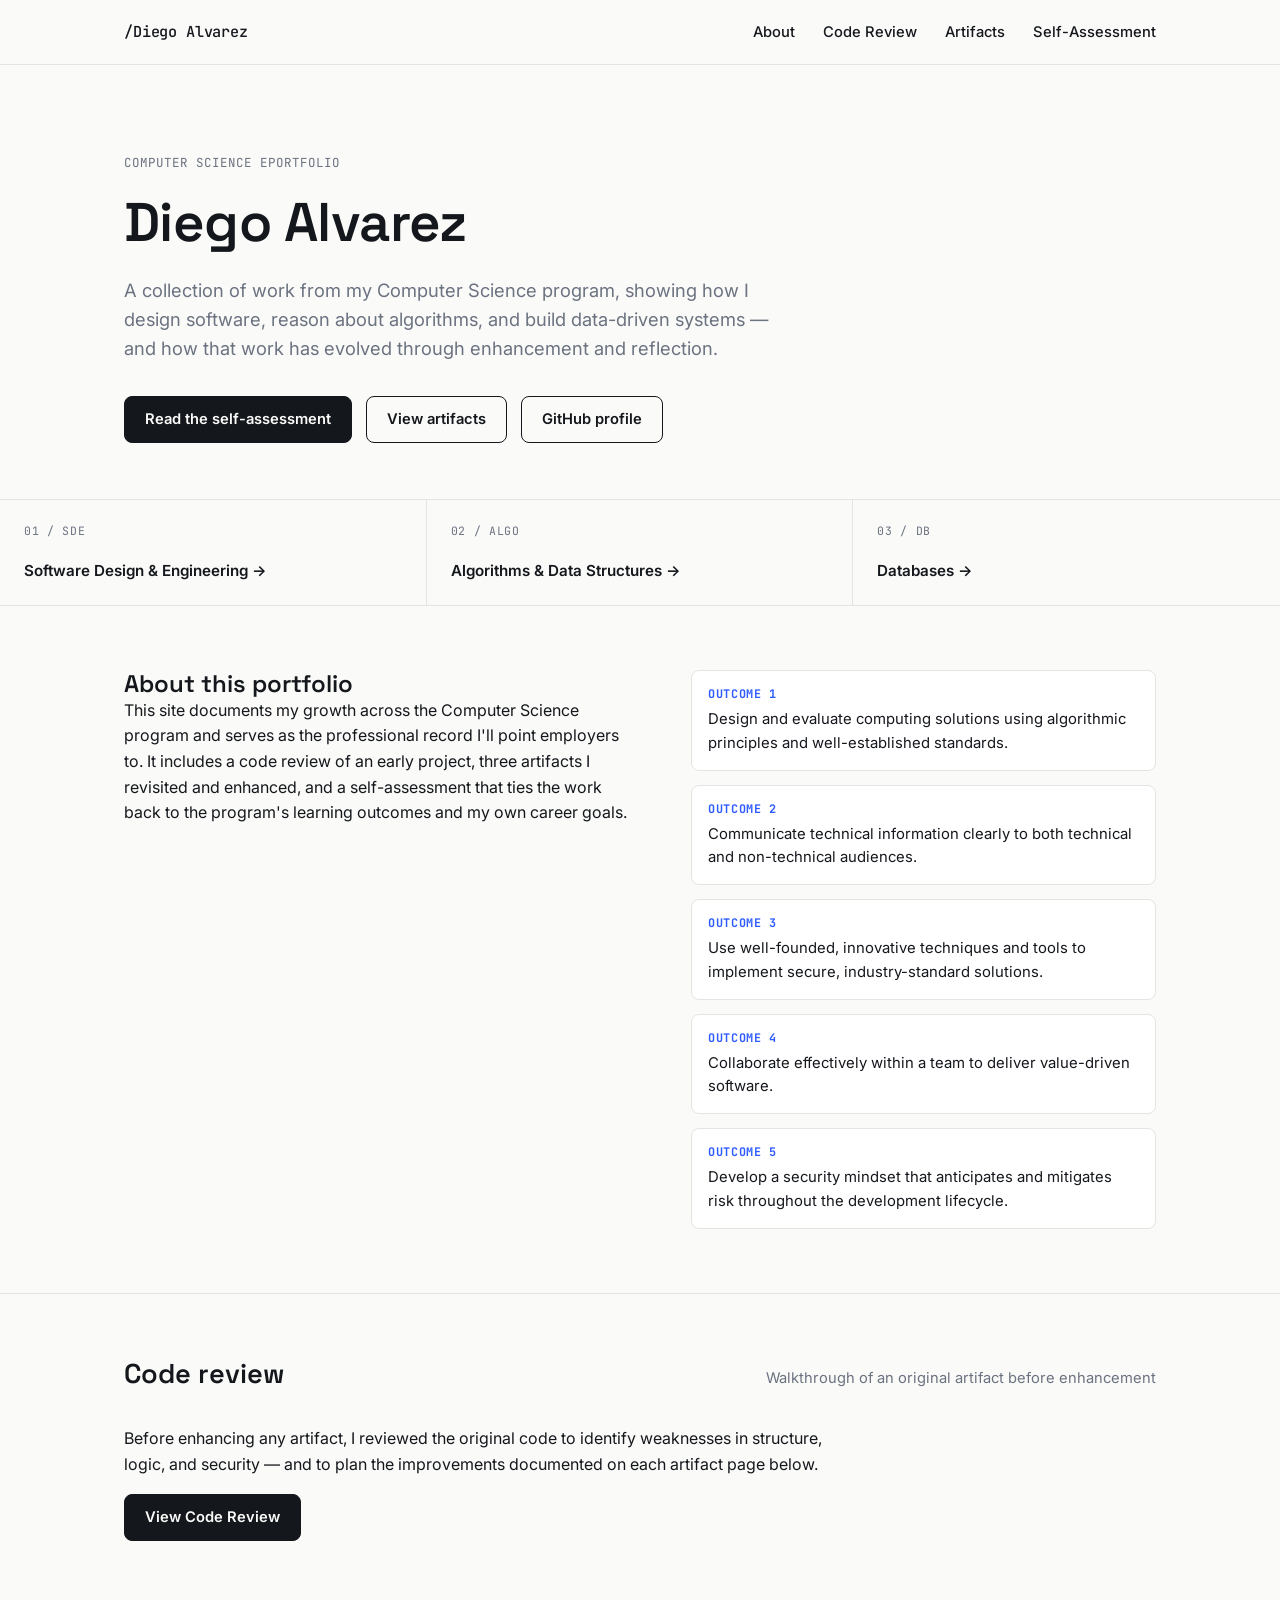
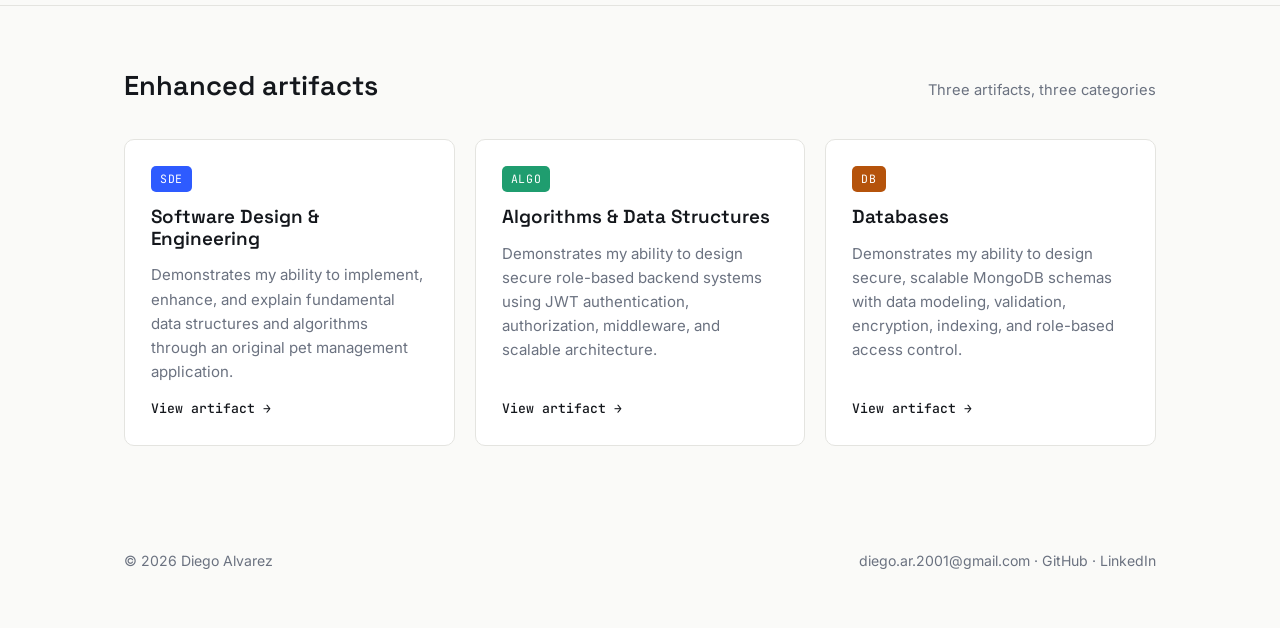
<file: index.html>
<!DOCTYPE html>
<html lang="en">
<head>
<meta charset="UTF-8" />
<meta name="viewport" content="width=device-width, initial-scale=1.0" />
<title>Diego Alvarez — Computer Science ePortfolio</title>
<meta name="description" content="Computer Science capstone ePortfolio showcasing software design, algorithms, and database work." />
<link rel="preconnect" href="https://fonts.googleapis.com">
<link rel="preconnect" href="https://fonts.gstatic.com" crossorigin>
<link href="https://fonts.googleapis.com/css2?family=Space+Grotesk:wght@500;600;700&family=Inter:wght@400;500;600&family=JetBrains+Mono:wght@500&display=swap" rel="stylesheet">
<link rel="stylesheet" href="assets/style.css" />
</head>
<body>

<nav class="site-nav">
  <div class="wrap">
    <a class="brand" href="index.html">/Diego Alvarez</a>
    <button class="nav-toggle" aria-label="Toggle menu" aria-expanded="false" id="navToggle"><span></span></button>
    <ul class="nav-links" id="navLinks">
      <li><a href="#about">About</a></li>
      <li><a href="#code-review">Code Review</a></li>
      <li><a href="#artifacts">Artifacts</a></li>
      <li><a href="self-assessment.html">Self-Assessment</a></li>
    </ul>
  </div>
</nav>

<header class="hero">
  <div class="wrap">
    <span class="eyebrow">Computer Science ePortfolio</span>
    <h1>Diego Alvarez</h1>
    <p class="lede">
      A collection of work from my Computer Science program, showing how I design software,
      reason about algorithms, and build data-driven systems — and how that work has evolved
      through enhancement and reflection.
    </p>
    <div class="hero-links">
      <a class="btn btn-primary" href="self-assessment.html">Read the self-assessment</a>
      <a class="btn" href="#artifacts">View artifacts</a>
      <a class="btn" href="https://github.com/your-username" target="_blank" rel="noopener">GitHub profile</a>
    </div>
  </div>
</header>

<div class="wayfind">
  <a href="artifact-sde.html">
    <span class="eyebrow tag">01 / SDE</span>
    <span class="label">Software Design &amp; Engineering →</span>
  </a>
  <a href="artifact-algo.html">
    <span class="eyebrow tag">02 / ALGO</span>
    <span class="label">Algorithms &amp; Data Structures →</span>
  </a>
  <a href="artifact-db.html">
    <span class="eyebrow tag">03 / DB</span>
    <span class="label">Databases →</span>
  </a>
</div>

<section class="section" id="about">
  <div class="wrap two-col">
    <div>
      <h2>About this portfolio</h2>
      <p>
        This site documents my growth across the Computer Science program and serves as the
        professional record I'll point employers to. It includes a code review of an early
        project, three artifacts I revisited and enhanced, and a self-assessment that ties
        the work back to the program's learning outcomes and my own career goals.
      </p>
    </div>
    <ul class="outcomes">
      <li><strong>Outcome 1</strong>Design and evaluate computing solutions using algorithmic principles and well-established standards.</li>
      <li><strong>Outcome 2</strong>Communicate technical information clearly to both technical and non-technical audiences.</li>
      <li><strong>Outcome 3</strong>Use well-founded, innovative techniques and tools to implement secure, industry-standard solutions.</li>
      <li><strong>Outcome 4</strong>Collaborate effectively within a team to deliver value-driven software.</li>
      <li><strong>Outcome 5</strong>Develop a security mindset that anticipates and mitigates risk throughout the development lifecycle.</li>
    </ul>
  </div>
</section>

<section class="section" id="code-review">
  <div class="wrap">
    <div class="section-head">
      <h2>Code review</h2>
      <span class="section-note">Walkthrough of an original artifact before enhancement</span>
    </div>
    <p class="content-block">
      Before enhancing any artifact, I reviewed the original code to identify weaknesses in
      structure, logic, and security — and to plan the improvements documented on each
      artifact page below.
    </p>
    <a class="btn btn-primary" href="https://youtu.be/nXZFAVhqbfI" target="_blank" rel="noopener">View Code Review</a>
  </div>
</section>

<section class="section" id="artifacts">
  <div class="wrap">
    <div class="section-head">
      <h2>Enhanced artifacts</h2>
      <span class="section-note">Three artifacts, three categories</span>
    </div>
    <div class="artifact-grid">

      <a class="card" href="artifact-sde.html">
        <span class="corner-tab sde">SDE</span>
        <h3>Software Design &amp; Engineering</h3>
        <p>Demonstrates my ability to implement, enhance, and explain fundamental data structures and algorithms through an original pet management application.</p>
        <span class="card-cta">View artifact →</span>
      </a>

      <a class="card" href="artifact-algo.html">
        <span class="corner-tab algo">ALGO</span>
        <h3>Algorithms &amp; Data Structures</h3>
        <p>Demonstrates my ability to design secure role-based backend systems using JWT authentication, authorization, middleware, and scalable architecture.</p>
        <span class="card-cta">View artifact →</span>
      </a>

      <a class="card" href="artifact-db.html">
        <span class="corner-tab db">DB</span>
        <h3>Databases</h3>
        <p>Demonstrates my ability to design secure, scalable MongoDB schemas with data modeling, validation, encryption, indexing, and role-based access control.</p>
        <span class="card-cta">View artifact →</span>
      </a>

    </div>
  </div>
</section>

<footer class="site-footer">
  <div class="wrap">
    <span>© <span id="year"></span> Diego Alvarez</span>
    <span><a href="mailto:you@example.com">diego.ar.2001@gmail.com</a> · <a href="https://github.com/diego-alvarez2" target="_blank" rel="noopener">GitHub</a> · <a href="https://www.linkedin.com/in/your-handle" target="_blank" rel="noopener">LinkedIn</a></span>
  </div>
</footer>

<script>
  document.getElementById('year').textContent = new Date().getFullYear();
  const toggle = document.getElementById('navToggle');
  const links = document.getElementById('navLinks');
  toggle.addEventListener('click', () => {
    const open = links.classList.toggle('open');
    toggle.setAttribute('aria-expanded', open);
  });
</script>

</body>
</html>
</file>
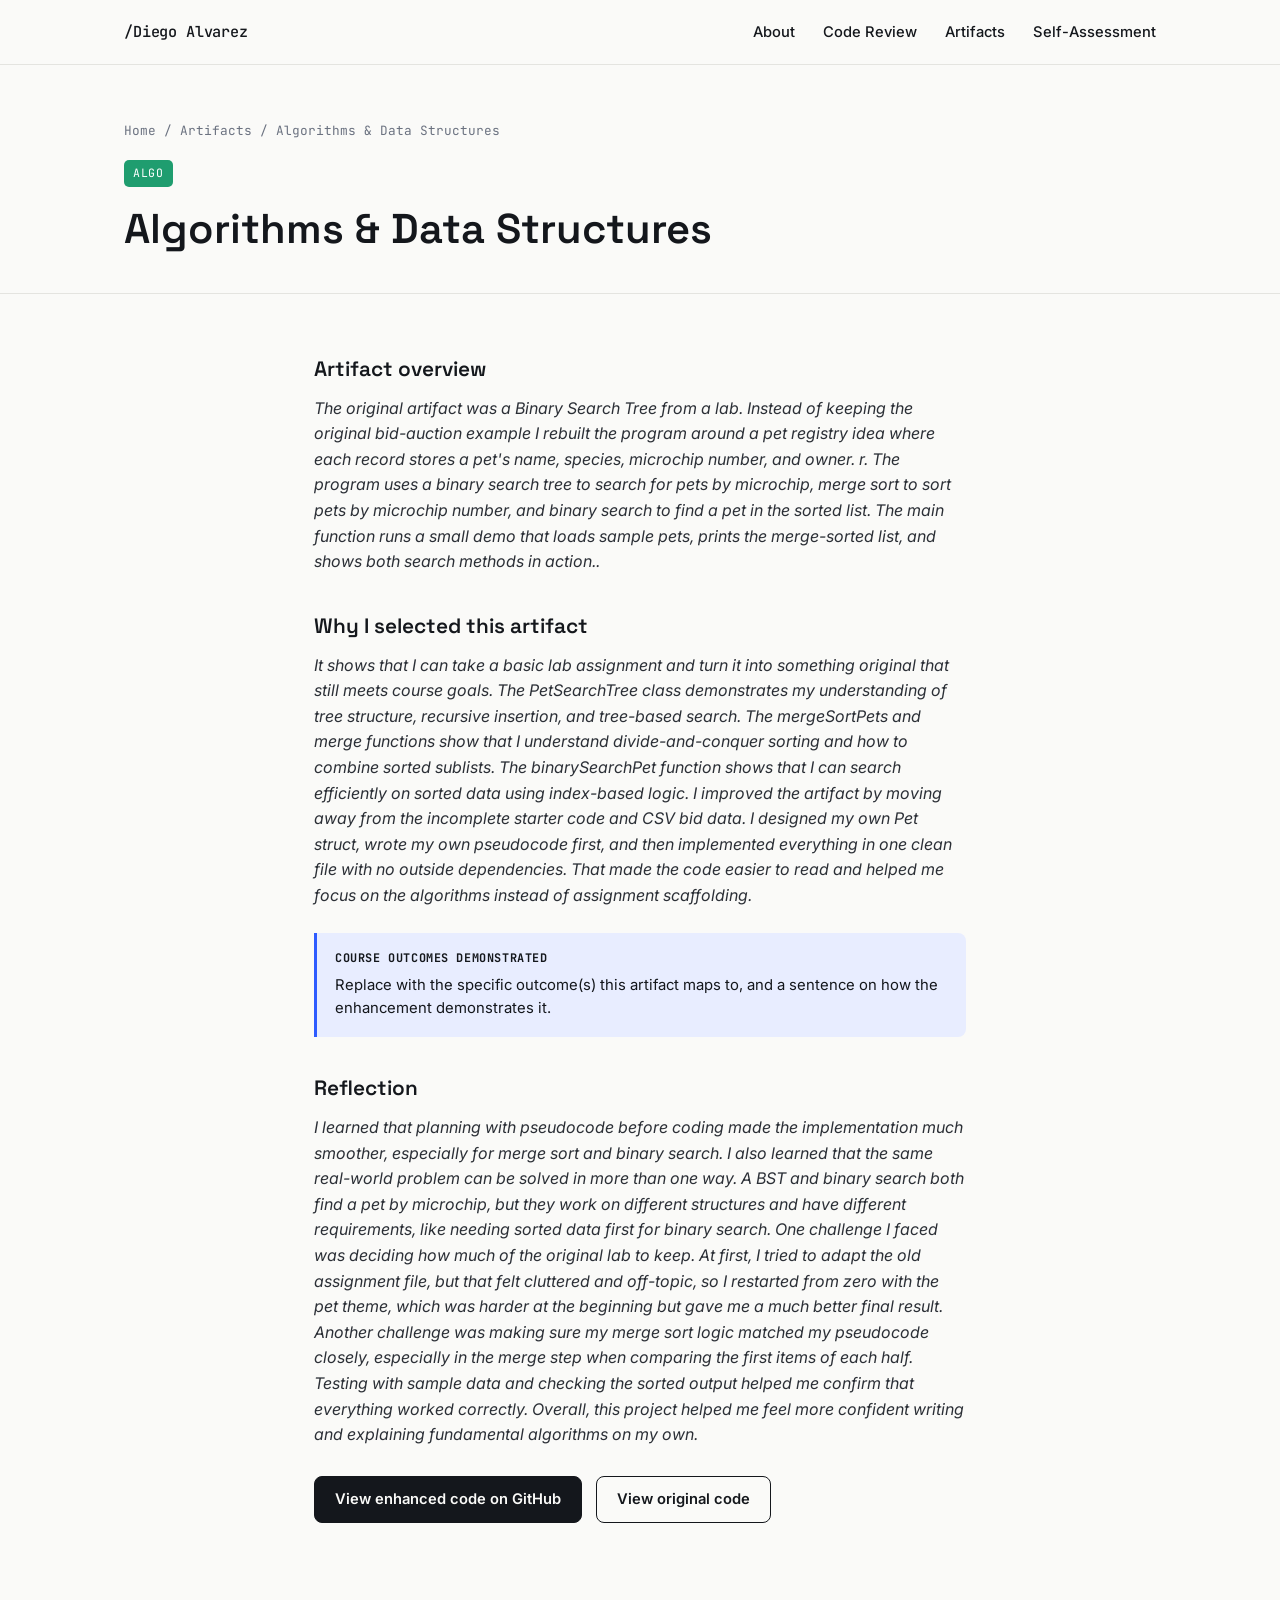
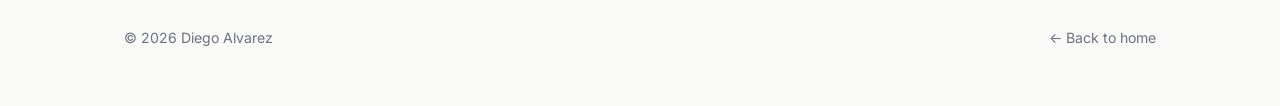
<file: artifact-algo.html>
<!DOCTYPE html>
<html lang="en">
<head>
<meta charset="UTF-8" />
<meta name="viewport" content="width=device-width, initial-scale=1.0" />
<title>Algorithms &amp; Data Structures — Diego Alvarez</title>
<link rel="preconnect" href="https://fonts.googleapis.com">
<link rel="preconnect" href="https://fonts.gstatic.com" crossorigin>
<link href="https://fonts.googleapis.com/css2?family=Space+Grotesk:wght@500;600;700&family=Inter:wght@400;500;600&family=JetBrains+Mono:wght@500&display=swap" rel="stylesheet">
<link rel="stylesheet" href="assets/style.css" />
</head>
<body>

<nav class="site-nav">
  <div class="wrap">
    <a class="brand" href="index.html">/Diego Alvarez</a>
    <button class="nav-toggle" aria-label="Toggle menu" aria-expanded="false" id="navToggle"><span></span></button>
    <ul class="nav-links" id="navLinks">
      <li><a href="index.html#about">About</a></li>
      <li><a href="index.html#code-review">Code Review</a></li>
      <li><a href="index.html#artifacts">Artifacts</a></li>
      <li><a href="self-assessment.html">Self-Assessment</a></li>
    </ul>
  </div>
</nav>

<header class="page-header">
  <div class="wrap">
    <div class="breadcrumb"><a href="index.html">Home</a> / Artifacts / Algorithms &amp; Data Structures</div>
    <span class="corner-tab algo">ALGO</span>
    <h1>Algorithms &amp; Data Structures</h1>
  </div>
</header>

<section class="section">
  <div class="wrap content-block">

    <h2>Artifact overview</h2>
    <p>
      <em>The original artifact was a Binary Search Tree from a lab. Instead of keeping the original bid-auction example
        I rebuilt the program around a pet registry idea where each record stores a pet's name, species, microchip number, and owner. r. The program uses a binary search tree to search for pets by microchip, merge sort to sort pets by microchip number, and binary search to find a pet in the sorted list. 
        The main function runs a small demo that loads sample pets, prints the merge-sorted list, and shows both search methods in action..</em>
    </p>

    <h2>Why I selected this artifact</h2>
    <p>
      <em> It shows that I can take a basic lab assignment and turn it into something original that still meets course goals. 
        The PetSearchTree class demonstrates my understanding of tree structure, recursive insertion, and tree-based search. 
        The mergeSortPets and merge functions show that I understand divide-and-conquer sorting and how to combine sorted sublists. 
        The binarySearchPet function shows that I can search efficiently on sorted data using index-based logic. I improved the artifact by moving away from the incomplete starter code and CSV bid data. I designed my own Pet struct, wrote my own pseudocode first, and then implemented everything in one clean file with no outside dependencies. 
        That made the code easier to read and helped me focus on the algorithms instead of assignment scaffolding.</em>
    </p>

    <div class="callout">
      <strong>Course outcomes demonstrated</strong>
      Replace with the specific outcome(s) this artifact maps to, and a sentence on how the
      enhancement demonstrates it.
    </div>

    <h2>Reflection</h2>
    <p>
      <em>I learned that planning with pseudocode before coding made the implementation much smoother, especially for merge sort and binary search. 
        I also learned that the same real-world problem can be solved in more than one way. 
        A BST and binary search both find a pet by microchip, but they work on different structures and have different requirements, like needing sorted data first for binary search. 
        One challenge I faced was deciding how much of the original lab to keep. At first, I tried to adapt the old assignment file, but that felt cluttered and off-topic, so I restarted from zero with the pet theme, which was harder at the beginning but gave me a much better final result. Another challenge was making sure my merge sort logic matched my pseudocode closely, especially in the merge step when comparing the first items of each half. Testing with sample data and checking the sorted output helped me confirm that everything worked correctly. 
        Overall, this project helped me feel more confident writing and explaining fundamental algorithms on my own.</em>
    </p>

    <div class="link-row">
      <a class="btn btn-primary" href="https://github.com/diego-alvarez2/FinalProject" target="_blank" rel="noopener">View enhanced code on GitHub</a>
      <a class="btn" href="#" target="_blank" rel="noopener">View original code</a>
    </div>
  </div>
</section>

<footer class="site-footer">
  <div class="wrap">
    <span>© <span id="year"></span> Diego Alvarez</span>
    <a href="index.html">← Back to home</a>
  </div>
</footer>

<script>
  document.getElementById('year').textContent = new Date().getFullYear();
  const toggle = document.getElementById('navToggle');
  const links = document.getElementById('navLinks');
  toggle.addEventListener('click', () => {
    const open = links.classList.toggle('open');
    toggle.setAttribute('aria-expanded', open);
  });
</script>

</body>
</html>
</file>
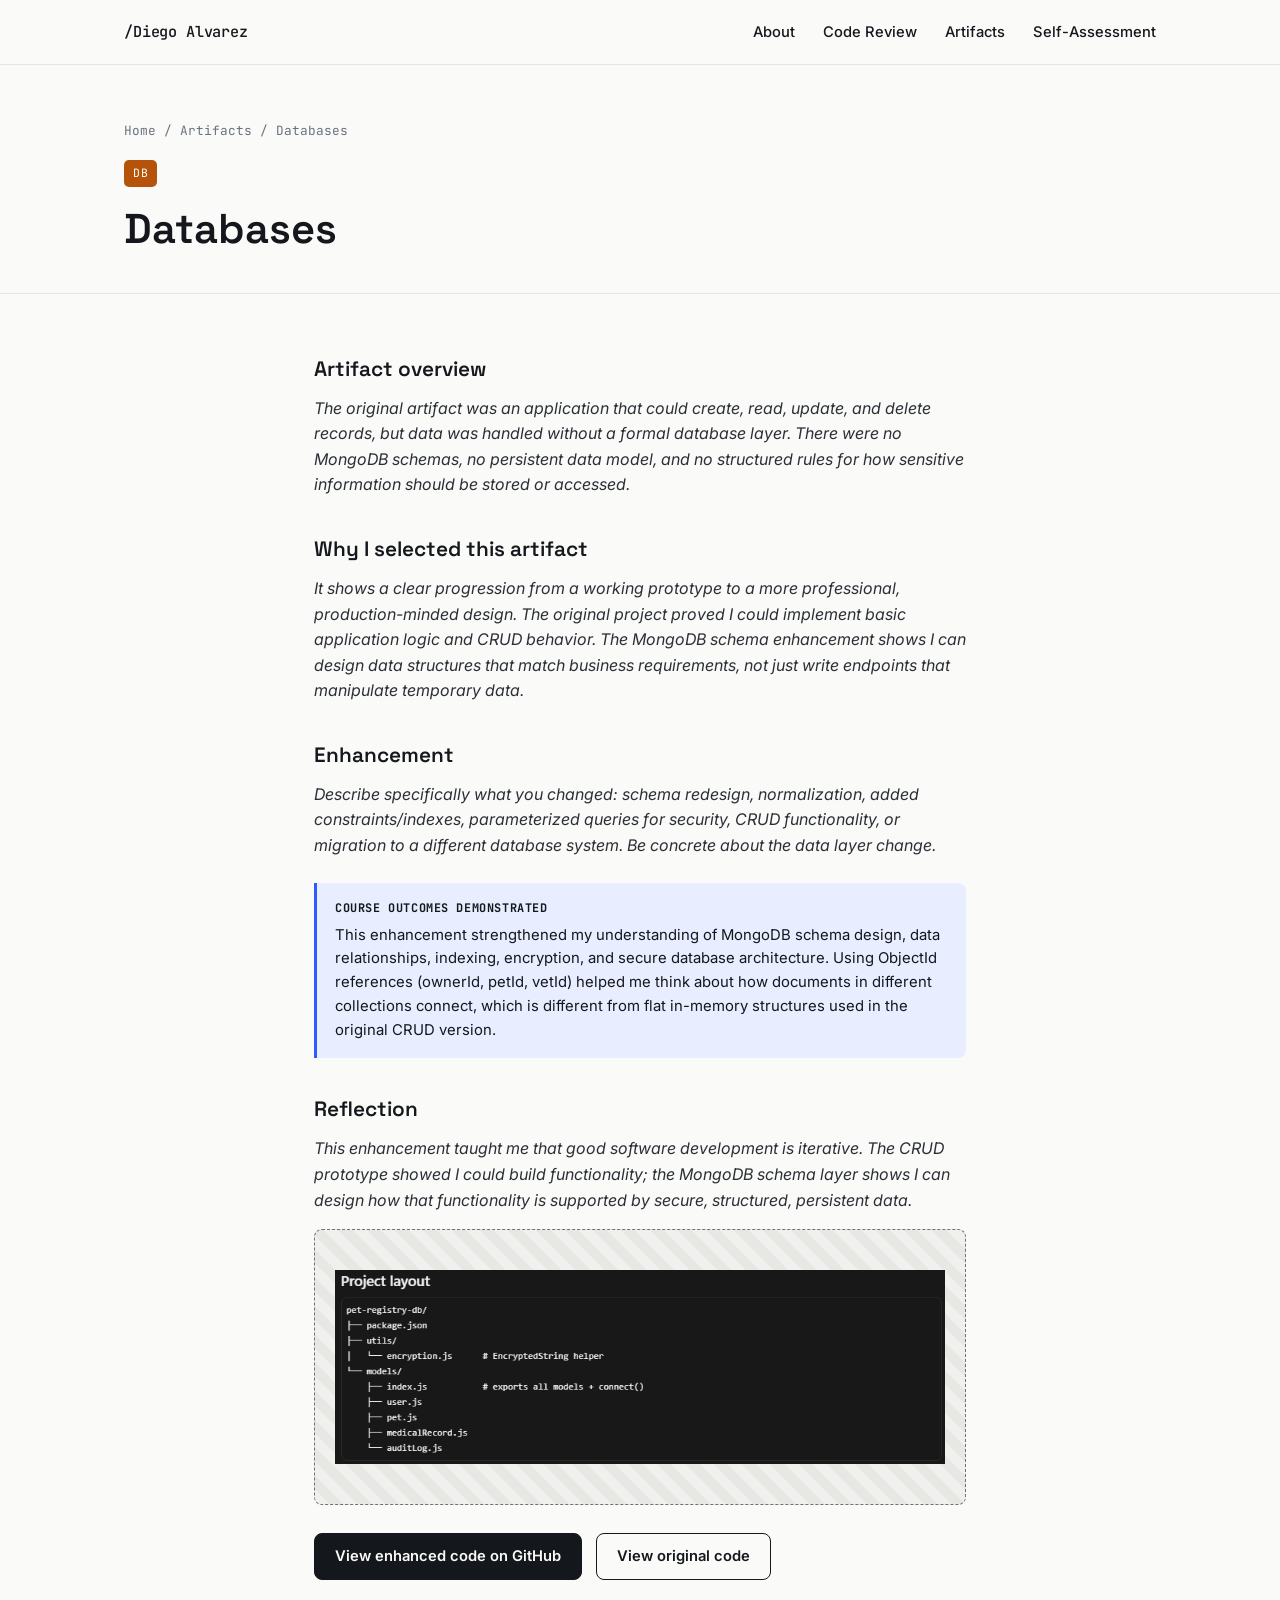
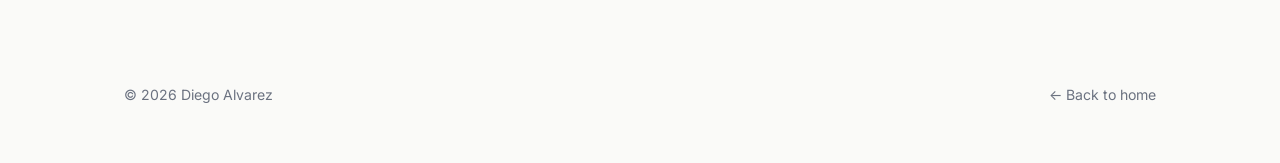
<file: artifact-db.html>
<!DOCTYPE html>
<html lang="en">
<head>
<meta charset="UTF-8" />
<meta name="viewport" content="width=device-width, initial-scale=1.0" />
<title>Databases — Diego Alvarez</title>
<link rel="preconnect" href="https://fonts.googleapis.com">
<link rel="preconnect" href="https://fonts.gstatic.com" crossorigin>
<link href="https://fonts.googleapis.com/css2?family=Space+Grotesk:wght@500;600;700&family=Inter:wght@400;500;600&family=JetBrains+Mono:wght@500&display=swap" rel="stylesheet">
<link rel="stylesheet" href="assets/style.css" />
</head>
<body>

<nav class="site-nav">
  <div class="wrap">
    <a class="brand" href="index.html">/Diego Alvarez</a>
    <button class="nav-toggle" aria-label="Toggle menu" aria-expanded="false" id="navToggle"><span></span></button>
    <ul class="nav-links" id="navLinks">
      <li><a href="index.html#about">About</a></li>
      <li><a href="index.html#code-review">Code Review</a></li>
      <li><a href="index.html#artifacts">Artifacts</a></li>
      <li><a href="self-assessment.html">Self-Assessment</a></li>
    </ul>
  </div>
</nav>

<header class="page-header">
  <div class="wrap">
    <div class="breadcrumb"><a href="index.html">Home</a> / Artifacts / Databases</div>
    <span class="corner-tab db">DB</span>
    <h1>Databases</h1>
  </div>
</header>

<section class="section">
  <div class="wrap content-block">

    <h2>Artifact overview</h2>
    <p>
      <em>The original artifact was an application that could create, read, update, and delete records, but data was handled without a formal database layer. 
        There were no MongoDB schemas, no persistent data model, and no structured rules for how sensitive information should be stored or accessed. </em> 
    </p>

    <h2>Why I selected this artifact</h2>
    <p>
      <em> It shows a clear progression from a working prototype to a more professional, production-minded design. 
        The original project proved I could implement basic application logic and CRUD behavior. 
        The MongoDB schema enhancement shows I can design data structures that match business requirements, not just write endpoints that manipulate temporary data.</em>
    </p>

    <h2>Enhancement</h2>
    <p>
      <em>Describe specifically what you changed: schema redesign, normalization, added
      constraints/indexes, parameterized queries for security, CRUD functionality, or
      migration to a different database system. Be concrete about the data layer change.</em>
    </p>

    <div class="callout">
      <strong>Course outcomes demonstrated</strong>
      This enhancement strengthened my understanding of MongoDB schema design, data relationships, indexing, encryption, and secure database architecture.
      Using ObjectId references (ownerId, petId, vetId) helped me think about how documents in different collections connect, which is different from flat in-memory structures used in the original CRUD version.
    </div>

    <h2>Reflection</h2>
    <p>
      <em> This enhancement taught me that good software development is iterative. The CRUD prototype showed I could build functionality; the MongoDB schema layer shows I can design how that functionality is supported by secure, structured, persistent data.</em>
    </p>

    <div class="placeholder"><img src="assets/Database-layout.png" alt="MongoDB schema diagram showing relationships between users, pets, and medical records"></div>

    <div class="link-row">
      <a class="btn btn-primary" href="https://github.com/diego-alvarez2/FinalProject" target="_blank" rel="noopener">View enhanced code on GitHub</a>
      <a class="btn" href="#" target="_blank" rel="noopener">View original code</a>
    </div>
  </div>
</section>

<footer class="site-footer">
  <div class="wrap">
    <span>© <span id="year"></span> Diego Alvarez</span>
    <a href="index.html">← Back to home</a>
  </div>
</footer>

<script>
  document.getElementById('year').textContent = new Date().getFullYear();
  const toggle = document.getElementById('navToggle');
  const links = document.getElementById('navLinks');
  toggle.addEventListener('click', () => {
    const open = links.classList.toggle('open');
    toggle.setAttribute('aria-expanded', open);
  });
</script>

</body>
</html>
</file>
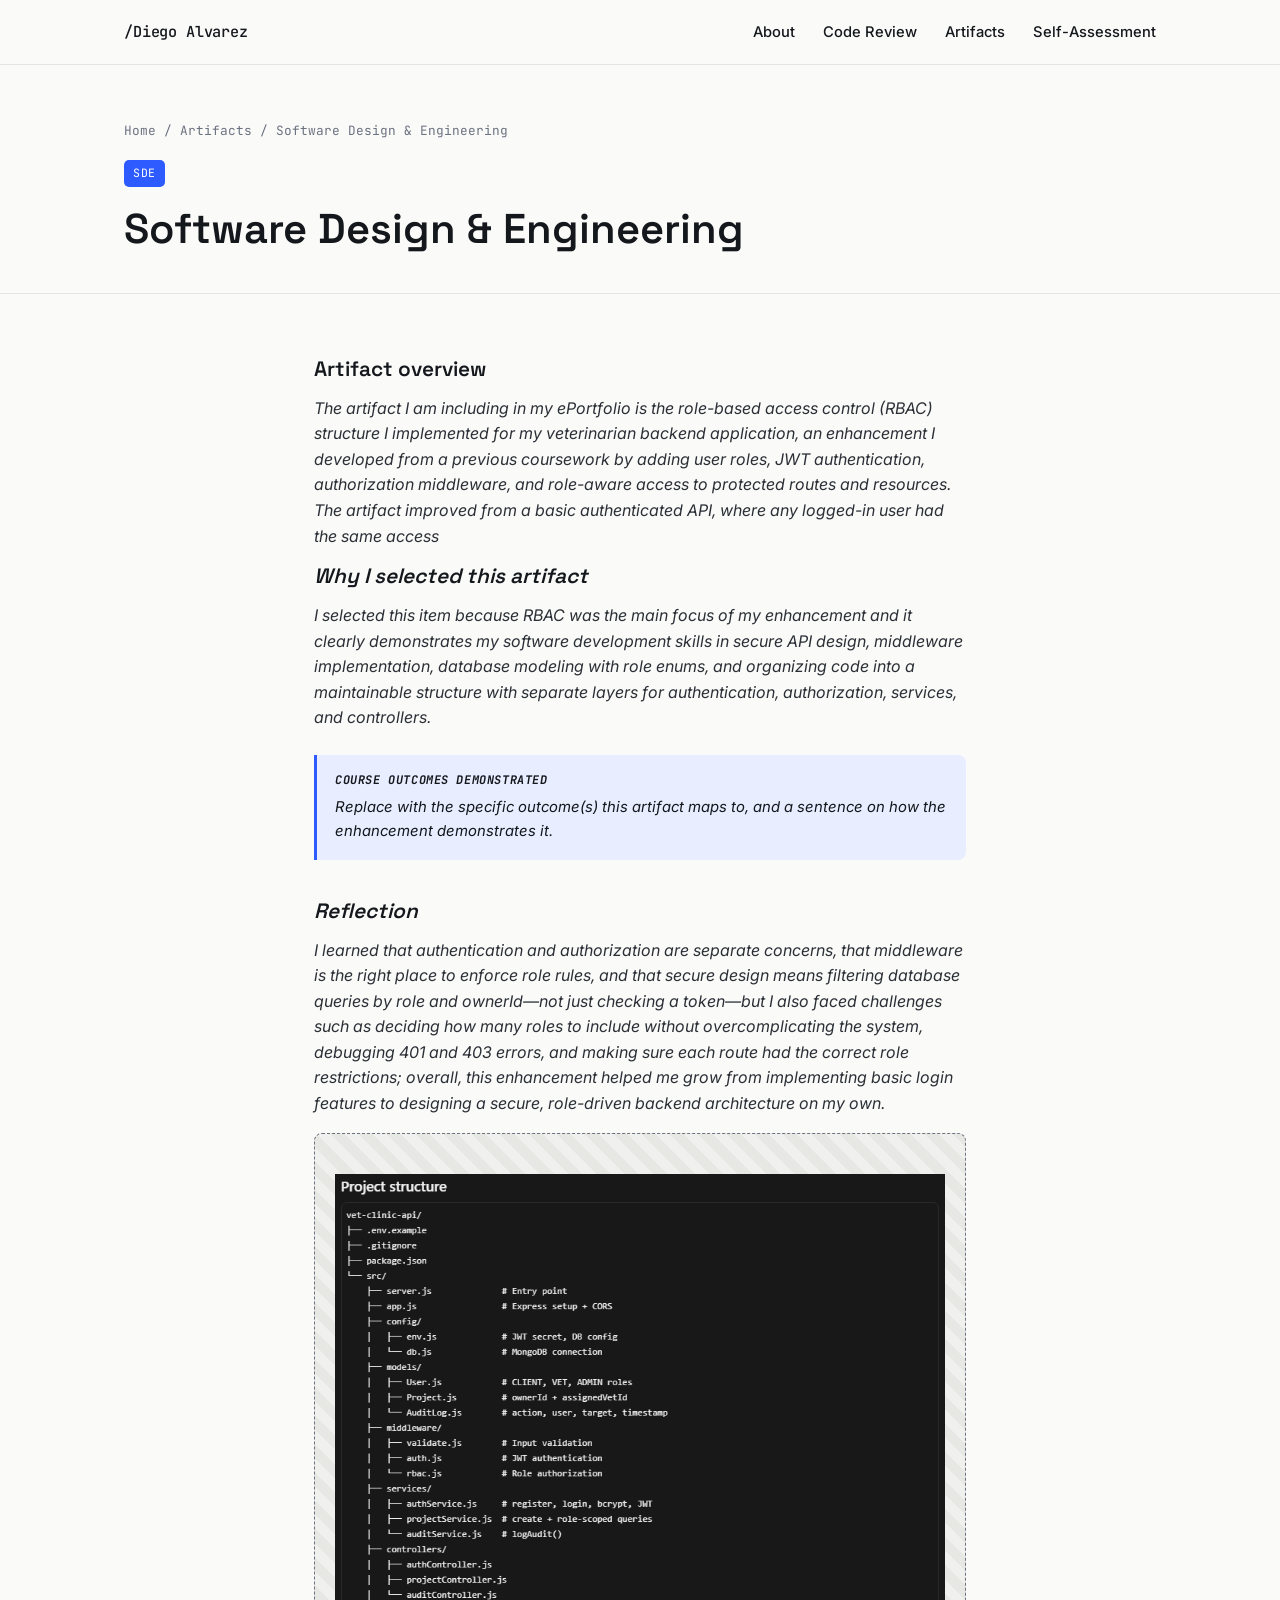
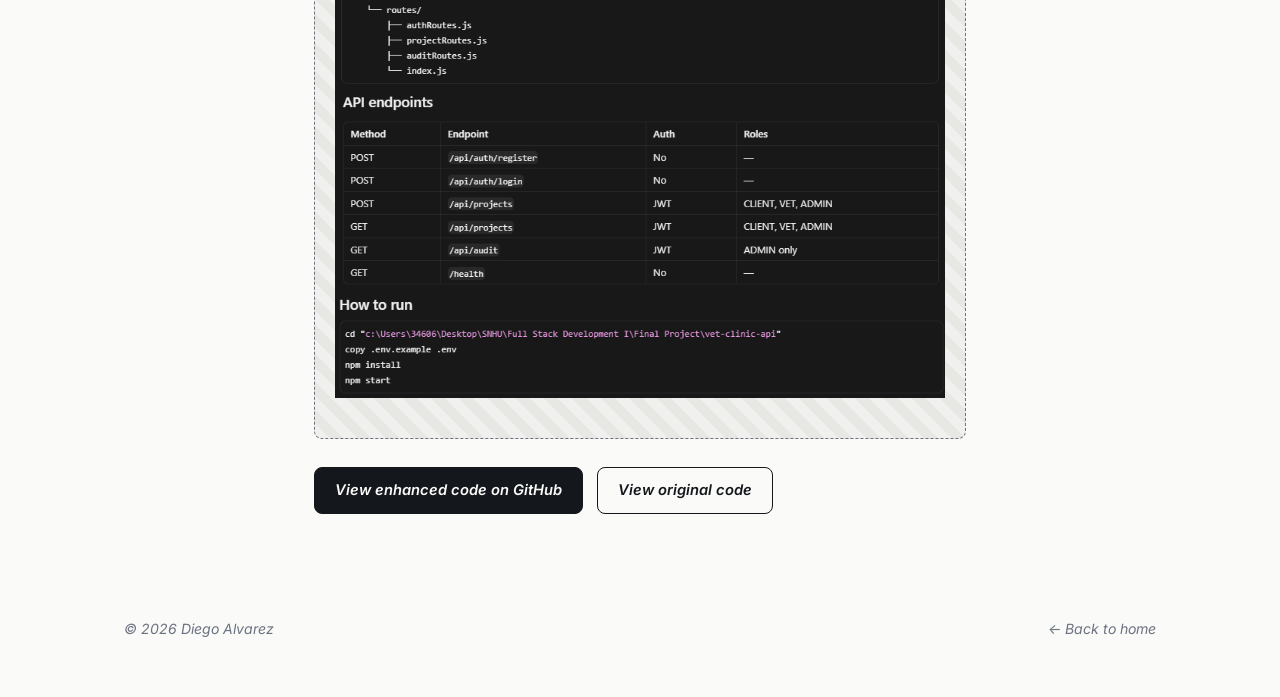
<file: artifact-sde.html>
<!DOCTYPE html>
<html lang="en">
<head>
<meta charset="UTF-8" />
<meta name="viewport" content="width=device-width, initial-scale=1.0" />
<title>Software Design &amp; Engineering — Diego Alvarez</title>
<link rel="preconnect" href="https://fonts.googleapis.com">
<link rel="preconnect" href="https://fonts.gstatic.com" crossorigin>
<link href="https://fonts.googleapis.com/css2?family=Space+Grotesk:wght@500;600;700&family=Inter:wght@400;500;600&family=JetBrains+Mono:wght@500&display=swap" rel="stylesheet">
<link rel="stylesheet" href="assets/style.css" />
</head>
<body>

<nav class="site-nav">
  <div class="wrap">
    <a class="brand" href="index.html">/Diego Alvarez</a>
    <button class="nav-toggle" aria-label="Toggle menu" aria-expanded="false" id="navToggle"><span></span></button>
    <ul class="nav-links" id="navLinks">
      <li><a href="index.html#about">About</a></li>
      <li><a href="index.html#code-review">Code Review</a></li>
      <li><a href="index.html#artifacts">Artifacts</a></li>
      <li><a href="self-assessment.html">Self-Assessment</a></li>
    </ul>
  </div>
</nav>

<header class="page-header">
  <div class="wrap">
    <div class="breadcrumb"><a href="index.html">Home</a> / Artifacts / Software Design &amp; Engineering</div>
    <span class="corner-tab sde">SDE</span>
    <h1>Software Design &amp; Engineering</h1>
  </div>
</header>

<section class="section">
  <div class="wrap content-block">

    <h2>Artifact overview</h2>
    <p>
      <em>The artifact I am including in my ePortfolio is the role-based access control (RBAC) structure I implemented for my veterinarian backend application,
      an enhancement I developed from a previous coursework by adding user roles, JWT authentication, authorization middleware, and role-aware access to protected routes and resources.  
      The artifact improved from a basic authenticated API, where any logged-in user had the same access
    </p>

    <h2>Why I selected this artifact</h2>
    <p>
      <em> I selected this item because RBAC was the main focus of my enhancement and it clearly demonstrates my software development skills in secure API design,
      middleware implementation, database modeling with role enums, and organizing code into a maintainable structure with separate layers for authentication, authorization, services, and controllers.</em>
    </p>

    <div class="callout">
      <strong>Course outcomes demonstrated</strong>
      Replace with the specific outcome(s) this artifact maps to, and a sentence on how the
      enhancement demonstrates it.
    </div>

    <h2>Reflection</h2>
    <p>
      <em> I learned that authentication and authorization are separate concerns, that middleware is the right place to enforce role rules, 
      and that secure design means filtering database queries by role and ownerId—not just checking a token—but I also faced challenges such as deciding how many roles to include without overcomplicating the system, 
      debugging 401 and 403 errors, and making sure each route had the correct role restrictions; overall, this enhancement helped me grow from implementing basic login features to designing a secure, role-driven backend architecture on my own.</em>
    </p>

    <div class="placeholder"><img src="assets/software-design-layout.png"><img src="assets/API-endpoints.png"><img src="assets/how-to-run.png"></div>

    <div class="link-row">
      <a class="btn btn-primary" href="https://github.com/diego-alvarez2/FinalProject" target="_blank" rel="noopener">View enhanced code on GitHub</a>
      <a class="btn" href="#" target="_blank" rel="noopener">View original code</a>
    </div>
  </div>
</section>

<footer class="site-footer">
  <div class="wrap">
    <span>© <span id="year"></span> Diego Alvarez</span>
    <a href="index.html">← Back to home</a>
  </div>
</footer>

<script>
  document.getElementById('year').textContent = new Date().getFullYear();
  const toggle = document.getElementById('navToggle');
  const links = document.getElementById('navLinks');
  toggle.addEventListener('click', () => {
    const open = links.classList.toggle('open');
    toggle.setAttribute('aria-expanded', open);
  });
</script>

</body>
</html>
</file>
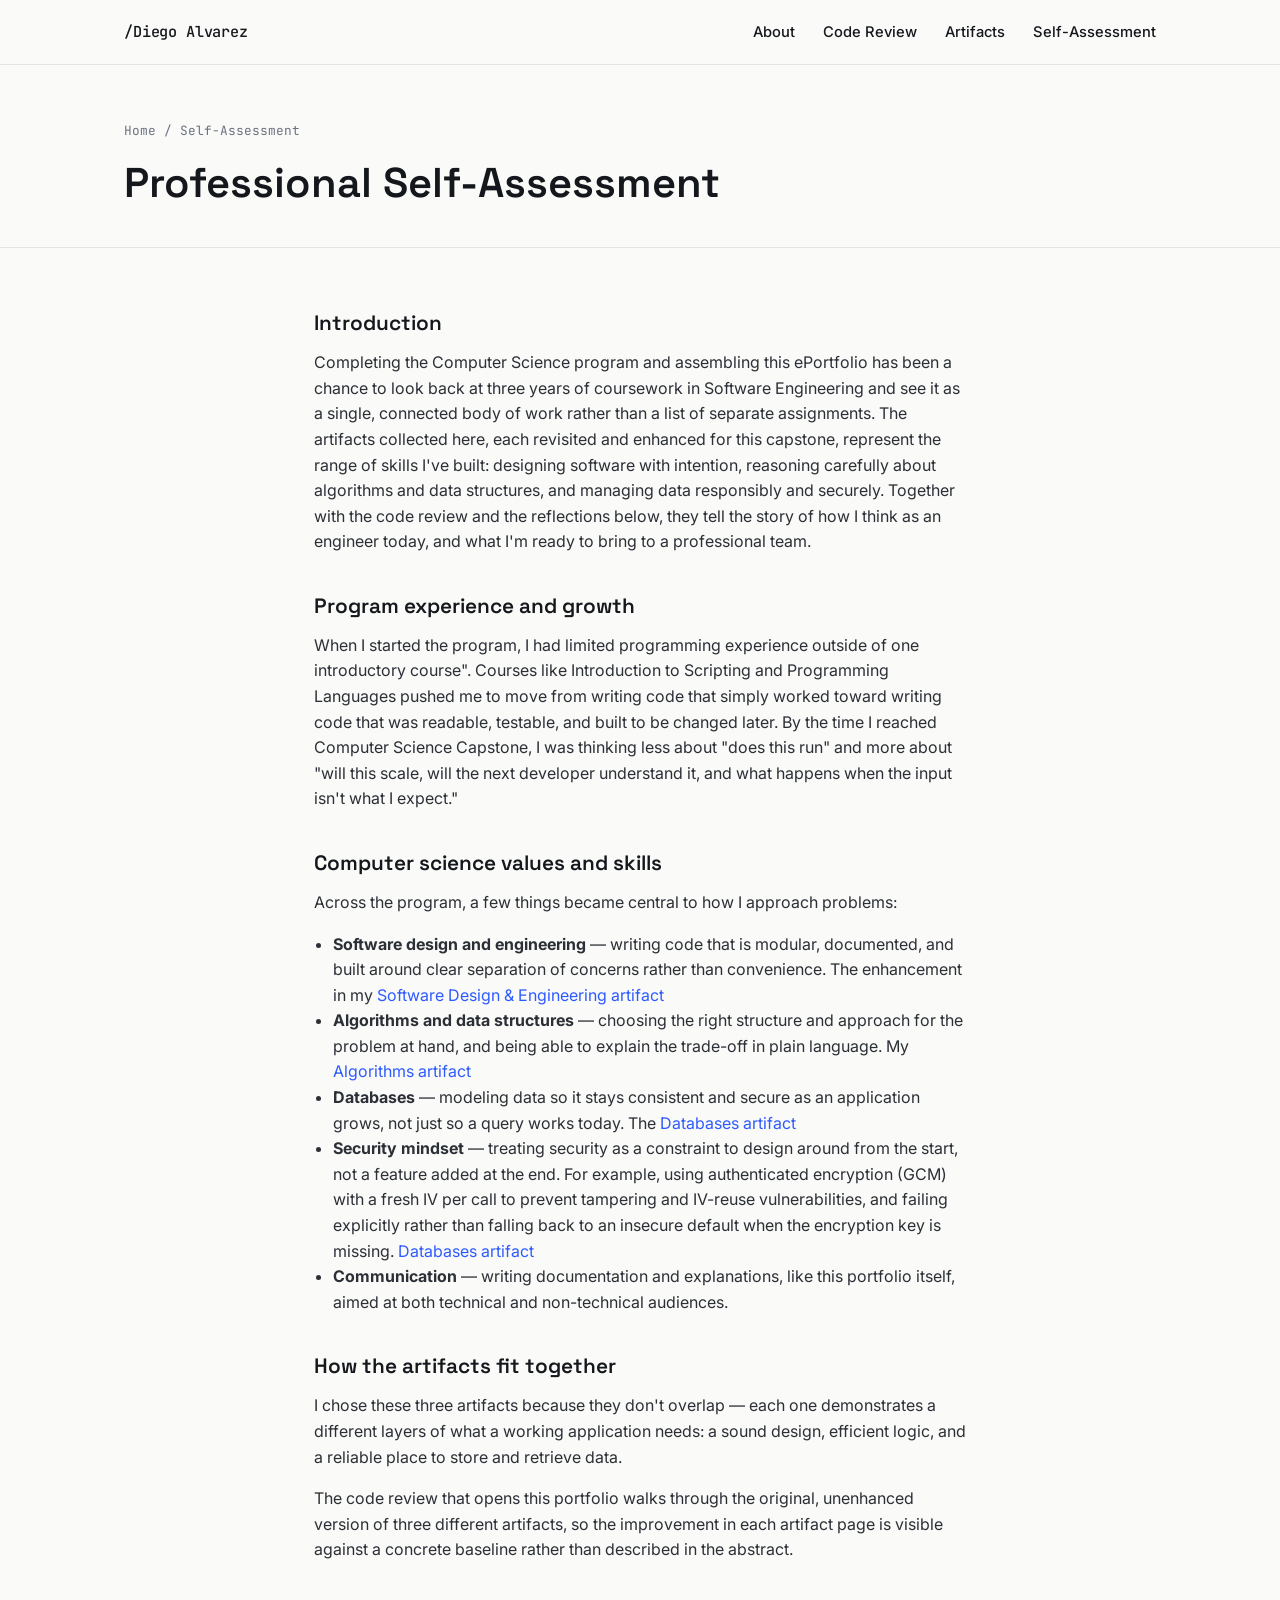
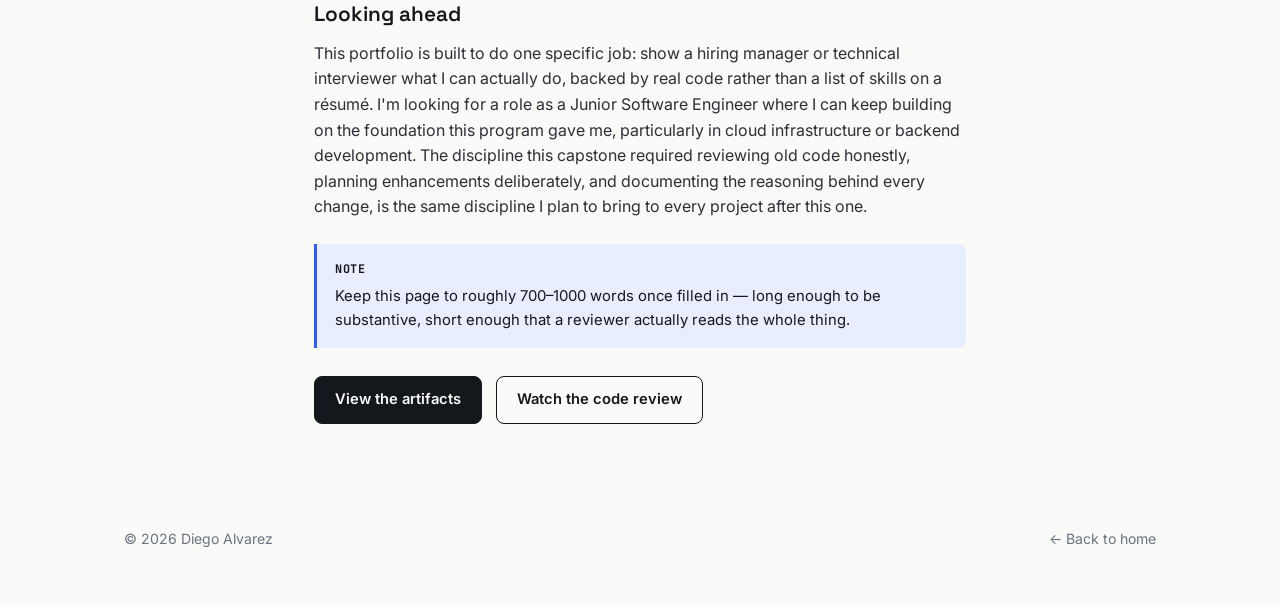
<file: self-assessment.html>
<!DOCTYPE html>
<html lang="en">
<head>
<meta charset="UTF-8" />
<meta name="viewport" content="width=device-width, initial-scale=1.0" />
<title>Professional Self-Assessment — Diego Alvarez</title>
<link rel="preconnect" href="https://fonts.googleapis.com">
<link rel="preconnect" href="https://fonts.gstatic.com" crossorigin>
<link href="https://fonts.googleapis.com/css2?family=Space+Grotesk:wght@500;600;700&family=Inter:wght@400;500;600&family=JetBrains+Mono:wght@500&display=swap" rel="stylesheet">
<link rel="stylesheet" href="assets/style.css" />
</head>
<body>

<nav class="site-nav">
  <div class="wrap">
    <a class="brand" href="index.html">/Diego Alvarez</a>
    <button class="nav-toggle" aria-label="Toggle menu" aria-expanded="false" id="navToggle"><span></span></button>
    <ul class="nav-links" id="navLinks">
      <li><a href="index.html#about">About</a></li>
      <li><a href="index.html#code-review">Code Review</a></li>
      <li><a href="index.html#artifacts">Artifacts</a></li>
      <li><a href="self-assessment.html">Self-Assessment</a></li>
    </ul>
  </div>
</nav>

<header class="page-header">
  <div class="wrap">
    <div class="breadcrumb"><a href="index.html">Home</a> / Self-Assessment</div>
    <h1>Professional Self-Assessment</h1>
  </div>
</header>

<section class="section">
  <div class="wrap content-block">

    <h2>Introduction</h2>
    <p>
      Completing the Computer Science program and assembling this ePortfolio has been a chance
      to look back at three years of coursework in Software Engineering and see it as a single,
      connected body of work rather than a list of separate assignments. The artifacts collected
      here, each revisited and enhanced for this capstone, represent the range of skills I've
      built: designing software with intention, reasoning carefully about algorithms and data
      structures, and managing data responsibly and securely. Together with the code review and
      the reflections below, they tell the story of how I think as an engineer today, and what
      I'm ready to bring to a professional team.
    </p>

    <h2>Program experience and growth</h2>
    <p>
      When I started the program, I had limited
      programming experience outside of one introductory course". Courses like Introduction to Scripting and
      Programming Languages pushed me to move from writing code that simply worked toward writing code that
      was readable, testable, and built to be changed later. By the time I reached Computer Science Capstone,
      I was thinking less about "does this run" and more
      about "will this scale, will the next developer understand it, and what happens when the
      input isn't what I expect."
    </p>

    <h2>Computer science values and skills</h2>
    <p>
      Across the program, a few things became central to how I approach problems:
    </p>
    <ul>
      <li>
        <strong>Software design and engineering</strong> — writing code that is modular,
        documented, and built around clear separation of concerns rather than convenience.
        The enhancement in my <a href="artifact-sde.html">Software Design &amp; Engineering
        artifact</a>
      </li>
      <li>
        <strong>Algorithms and data structures</strong> — choosing the right structure and
        approach for the problem at hand, and being able to explain the trade-off in plain
        language. My <a href="artifact-algo.html">Algorithms artifact</a>
      </li>
      <li>
        <strong>Databases</strong> — modeling data so it stays consistent and secure as an
        application grows, not just so a query works today. The <a href="artifact-db.html">
        Databases artifact</a>
      </li>
      <li>
        <strong>Security mindset</strong> — treating security as a constraint to design around
        from the start, not a feature added at the end. 
        For example, using authenticated encryption (GCM) with a fresh IV per call to prevent tampering and IV-reuse vulnerabilities, 
        and failing explicitly rather than falling back to an insecure default when the encryption key is missing. <a href="artifact-db.html">
        Databases artifact</a>
      </li>
      <li>
        <strong>Communication</strong> — writing documentation and explanations, like this
        portfolio itself, aimed at both technical and non-technical audiences. 
      </li>
    </ul>

    <h2>How the artifacts fit together</h2>
    <p>
      I chose these three artifacts because they don't overlap — each one demonstrates a
      different layers of what a working application needs: a sound design, efficient logic, and
      a reliable place to store and retrieve data.
    </p>
    <p>
      The code review that opens this portfolio walks through the original, unenhanced version
      of three different artifacts, so the
      improvement in each artifact page is visible against a concrete baseline rather than
      described in the abstract.
    </p>

    <h2>Looking ahead</h2>
    <p>
      This portfolio is built to do one specific job: show a hiring manager or technical
      interviewer what I can actually do, backed by real code rather than a list of skills on
      a résumé. I'm looking for a role as a Junior Software Engineer where I can keep building on the foundation this program gave me, 
      particularly in cloud infrastructure or backend development. The discipline this capstone required
      reviewing old code honestly, planning enhancements deliberately, and documenting the
      reasoning behind every change, is the same discipline I plan to bring to every project
      after this one.
    </p>

    <div class="callout">
      <strong>Note</strong>
      Keep this page to roughly 700–1000 words once filled in — long enough to be substantive,
      short enough that a reviewer actually reads the whole thing.
    </div>

    <div class="link-row">
      <a class="btn btn-primary" href="index.html#artifacts">View the artifacts</a>
      <a class="btn" href="index.html#code-review">Watch the code review</a>
    </div>
  </div>
</section>

<footer class="site-footer">
  <div class="wrap">
    <span>© <span id="year"></span> Diego Alvarez</span>
    <a href="index.html">← Back to home</a>
  </div>
</footer>

<script>
  document.getElementById('year').textContent = new Date().getFullYear();
  const toggle = document.getElementById('navToggle');
  const links = document.getElementById('navLinks');
  toggle.addEventListener('click', () => {
    const open = links.classList.toggle('open');
    toggle.setAttribute('aria-expanded', open);
  });
</script>

</body>
</html>
</file>
<file: assets/style.css>
/* ===========================================================
   ePortfolio — shared stylesheet
   Palette:  ink #14171C | canvas #FAFAF8 | accent #2E5BFF
             muted #6B7280 | hairline #E4E4E0
   Type:     Space Grotesk (display) / Inter (body) / JetBrains Mono (labels)
   =========================================================== */

:root {
  --ink: #14171c;
  --canvas: #fafaf8;
  --canvas-raised: #ffffff;
  --accent: #2e5bff;
  --accent-dim: #e8edff;
  --muted: #6b7280;
  --hairline: #e4e4e0;

  --tag-sde: #2e5bff;
  --tag-algo: #1f9d6f;
  --tag-db: #b5530b;

  --font-display: "Space Grotesk", "Helvetica Neue", Arial, sans-serif;
  --font-body: "Inter", "Helvetica Neue", Arial, sans-serif;
  --font-mono: "JetBrains Mono", "SFMono-Regular", Consolas, monospace;

  --max-w: 1080px;
}

* {
  box-sizing: border-box;
}

html {
  scroll-behavior: smooth;
}

@media (prefers-reduced-motion: reduce) {
  html {
    scroll-behavior: auto;
  }
  * {
    animation-duration: 0.01ms !important;
    transition-duration: 0.01ms !important;
  }
}

body {
  margin: 0;
  background: var(--canvas);
  color: var(--ink);
  font-family: var(--font-body);
  font-size: 16px;
  line-height: 1.6;
  -webkit-font-smoothing: antialiased;
}

a {
  color: var(--accent);
  text-decoration: none;
}
a:hover {
  text-decoration: underline;
}

a:focus-visible,
button:focus-visible {
  outline: 2px solid var(--accent);
  outline-offset: 3px;
  border-radius: 2px;
}

h1, h2, h3, h4 {
  font-family: var(--font-display);
  font-weight: 600;
  line-height: 1.15;
  margin: 0;
}

p {
  margin: 0 0 1rem;
}

img {
  max-width: 100%;
  display: block;
}

.wrap {
  max-width: var(--max-w);
  margin: 0 auto;
  padding: 0 24px;
}

/* ---------- Nav ---------- */

.site-nav {
  position: sticky;
  top: 0;
  z-index: 50;
  background: rgba(250, 250, 248, 0.92);
  backdrop-filter: blur(6px);
  border-bottom: 1px solid var(--hairline);
}

.site-nav .wrap {
  display: flex;
  align-items: center;
  justify-content: space-between;
  height: 64px;
}

.brand {
  font-family: var(--font-mono);
  font-size: 0.95rem;
  font-weight: 500;
  color: var(--ink);
  letter-spacing: -0.01em;
}
.brand:hover {
  text-decoration: none;
  color: var(--accent);
}

.nav-links {
  display: flex;
  gap: 28px;
  list-style: none;
  margin: 0;
  padding: 0;
}

.nav-links a {
  color: var(--ink);
  font-size: 0.92rem;
  font-weight: 500;
}
.nav-links a:hover {
  color: var(--accent);
  text-decoration: none;
}

.nav-toggle {
  display: none;
}

@media (max-width: 720px) {
  .nav-links {
    position: absolute;
    top: 64px;
    left: 0;
    right: 0;
    background: var(--canvas-raised);
    border-bottom: 1px solid var(--hairline);
    flex-direction: column;
    gap: 0;
    padding: 8px 24px 16px;
    display: none;
  }
  .nav-links.open {
    display: flex;
  }
  .nav-links li {
    padding: 10px 0;
    border-top: 1px solid var(--hairline);
  }
  .nav-links li:first-child {
    border-top: none;
  }
  .nav-toggle {
    display: inline-flex;
    align-items: center;
    justify-content: center;
    width: 36px;
    height: 36px;
    border: 1px solid var(--hairline);
    background: transparent;
    border-radius: 6px;
    cursor: pointer;
  }
  .nav-toggle span,
  .nav-toggle span::before,
  .nav-toggle span::after {
    content: "";
    display: block;
    width: 16px;
    height: 1.5px;
    background: var(--ink);
    position: relative;
  }
  .nav-toggle span::before {
    top: -5px;
  }
  .nav-toggle span::after {
    top: 3.5px;
  }
}

/* ---------- Hero ---------- */

.hero {
  padding: 88px 0 56px;
  border-bottom: 1px solid var(--hairline);
}

.eyebrow {
  font-family: var(--font-mono);
  font-size: 0.78rem;
  text-transform: uppercase;
  letter-spacing: 0.08em;
  color: var(--muted);
  margin-bottom: 18px;
  display: block;
}

.hero h1 {
  font-size: clamp(2.1rem, 5vw, 3.4rem);
  max-width: 18ch;
  letter-spacing: -0.01em;
}

.hero .lede {
  margin-top: 22px;
  font-size: 1.15rem;
  color: var(--muted);
  max-width: 56ch;
}

.hero-links {
  margin-top: 32px;
  display: flex;
  gap: 14px;
  flex-wrap: wrap;
}

.btn {
  display: inline-flex;
  align-items: center;
  gap: 8px;
  font-family: var(--font-body);
  font-weight: 600;
  font-size: 0.92rem;
  padding: 11px 20px;
  border-radius: 8px;
  border: 1px solid var(--ink);
  color: var(--ink);
  transition: background 0.15s ease, color 0.15s ease;
}
.btn:hover {
  background: var(--ink);
  color: var(--canvas);
  text-decoration: none;
}
.btn-primary {
  background: var(--ink);
  color: var(--canvas);
}
.btn-primary:hover {
  background: var(--accent);
  border-color: var(--accent);
}

/* ---------- Wayfinding row ---------- */

.wayfind {
  display: grid;
  grid-template-columns: repeat(3, 1fr);
  border-bottom: 1px solid var(--hairline);
}

.wayfind a {
  padding: 22px 24px;
  border-right: 1px solid var(--hairline);
  color: var(--ink);
  text-decoration: none;
}
.wayfind a:last-child {
  border-right: none;
}
.wayfind a:hover {
  background: var(--canvas-raised);
  text-decoration: none;
}

.wayfind .tag {
  font-family: var(--font-mono);
  font-size: 0.72rem;
  letter-spacing: 0.06em;
}
.wayfind .label {
  display: block;
  margin-top: 6px;
  font-weight: 600;
  font-size: 0.95rem;
}

@media (max-width: 720px) {
  .wayfind {
    grid-template-columns: 1fr;
  }
  .wayfind a {
    border-right: none;
    border-bottom: 1px solid var(--hairline);
  }
}

/* ---------- Section ---------- */

.section {
  padding: 64px 0;
  border-bottom: 1px solid var(--hairline);
}

.section:last-of-type {
  border-bottom: none;
}

.section-head {
  display: flex;
  align-items: baseline;
  justify-content: space-between;
  gap: 20px;
  margin-bottom: 36px;
  flex-wrap: wrap;
}

.section-head h2 {
  font-size: 1.7rem;
}

.section-head .section-note {
  color: var(--muted);
  font-size: 0.92rem;
}

/* ---------- Artifact cards (home) ---------- */

.artifact-grid {
  display: grid;
  grid-template-columns: repeat(3, 1fr);
  gap: 20px;
}

@media (max-width: 860px) {
  .artifact-grid {
    grid-template-columns: 1fr;
  }
}

.card {
  border: 1px solid var(--hairline);
  border-radius: 10px;
  background: var(--canvas-raised);
  padding: 26px;
  display: flex;
  flex-direction: column;
  gap: 14px;
  text-decoration: none;
  color: var(--ink);
  transition: border-color 0.15s ease, transform 0.15s ease;
}
.card:hover {
  border-color: var(--ink);
  transform: translateY(-2px);
  text-decoration: none;
}

.corner-tab {
  display: inline-flex;
  align-self: flex-start;
  font-family: var(--font-mono);
  font-size: 0.72rem;
  letter-spacing: 0.06em;
  padding: 4px 9px;
  border-radius: 5px;
  color: #fff;
}
.corner-tab.sde { background: var(--tag-sde); }
.corner-tab.algo { background: var(--tag-algo); }
.corner-tab.db { background: var(--tag-db); }

.card h3 {
  font-size: 1.18rem;
}

.card p {
  color: var(--muted);
  font-size: 0.94rem;
  margin: 0;
}

.card .card-cta {
  margin-top: auto;
  font-family: var(--font-mono);
  font-size: 0.82rem;
  font-weight: 500;
  color: var(--ink);
}
.card:hover .card-cta {
  color: var(--accent);
}

/* ---------- About / outcomes list ---------- */

.two-col {
  display: grid;
  grid-template-columns: 1.1fr 1fr;
  gap: 56px;
  align-items: start;
}

@media (max-width: 860px) {
  .two-col {
    grid-template-columns: 1fr;
    gap: 32px;
  }
}

.outcomes {
  list-style: none;
  margin: 0;
  padding: 0;
  display: flex;
  flex-direction: column;
  gap: 14px;
}

.outcomes li {
  border: 1px solid var(--hairline);
  border-radius: 8px;
  padding: 14px 16px;
  font-size: 0.93rem;
  background: var(--canvas-raised);
}

.outcomes li strong {
  display: block;
  font-family: var(--font-mono);
  font-size: 0.74rem;
  letter-spacing: 0.05em;
  color: var(--accent);
  margin-bottom: 4px;
  text-transform: uppercase;
}

/* ---------- Footer ---------- */

.site-footer {
  padding: 40px 0 56px;
  color: var(--muted);
  font-size: 0.88rem;
}

.site-footer .wrap {
  display: flex;
  justify-content: space-between;
  flex-wrap: wrap;
  gap: 12px;
}

.site-footer a {
  color: var(--muted);
}

/* ---------- Artifact / self-assessment page specifics ---------- */

.page-header {
  padding: 56px 0 40px;
  border-bottom: 1px solid var(--hairline);
}

.page-header .corner-tab {
  margin-bottom: 18px;
}

.page-header h1 {
  font-size: clamp(1.8rem, 4vw, 2.6rem);
  max-width: 26ch;
}

.breadcrumb {
  font-family: var(--font-mono);
  font-size: 0.8rem;
  color: var(--muted);
  margin-bottom: 18px;
}
.breadcrumb a {
  color: var(--muted);
}

.content-block {
  max-width: 70ch;
}

.content-block h2 {
  font-size: 1.3rem;
  margin-top: 40px;
  margin-bottom: 14px;
}
.content-block h2:first-child {
  margin-top: 0;
}

.content-block p,
.content-block li {
  color: #2b2f36;
}

.content-block ul {
  padding-left: 1.2em;
}

.link-row {
  display: flex;
  gap: 14px;
  flex-wrap: wrap;
  margin: 28px 0 0;
}

.callout {
  border-left: 3px solid var(--accent);
  background: var(--accent-dim);
  padding: 16px 18px;
  border-radius: 0 8px 8px 0;
  font-size: 0.93rem;
  margin: 24px 0;
}

.callout strong {
  font-family: var(--font-mono);
  font-size: 0.74rem;
  text-transform: uppercase;
  letter-spacing: 0.05em;
  display: block;
  margin-bottom: 6px;
  color: var(--ink);
}

.placeholder {
  background: repeating-linear-gradient(
    45deg,
    #f0f0ee,
    #f0f0ee 10px,
    #e7e7e4 10px,
    #e7e7e4 20px
  );
  border: 1px dashed var(--muted);
  border-radius: 8px;
  padding: 40px 20px;
  text-align: center;
  color: var(--muted);
  font-family: var(--font-mono);
  font-size: 0.85rem;
}
</file>
